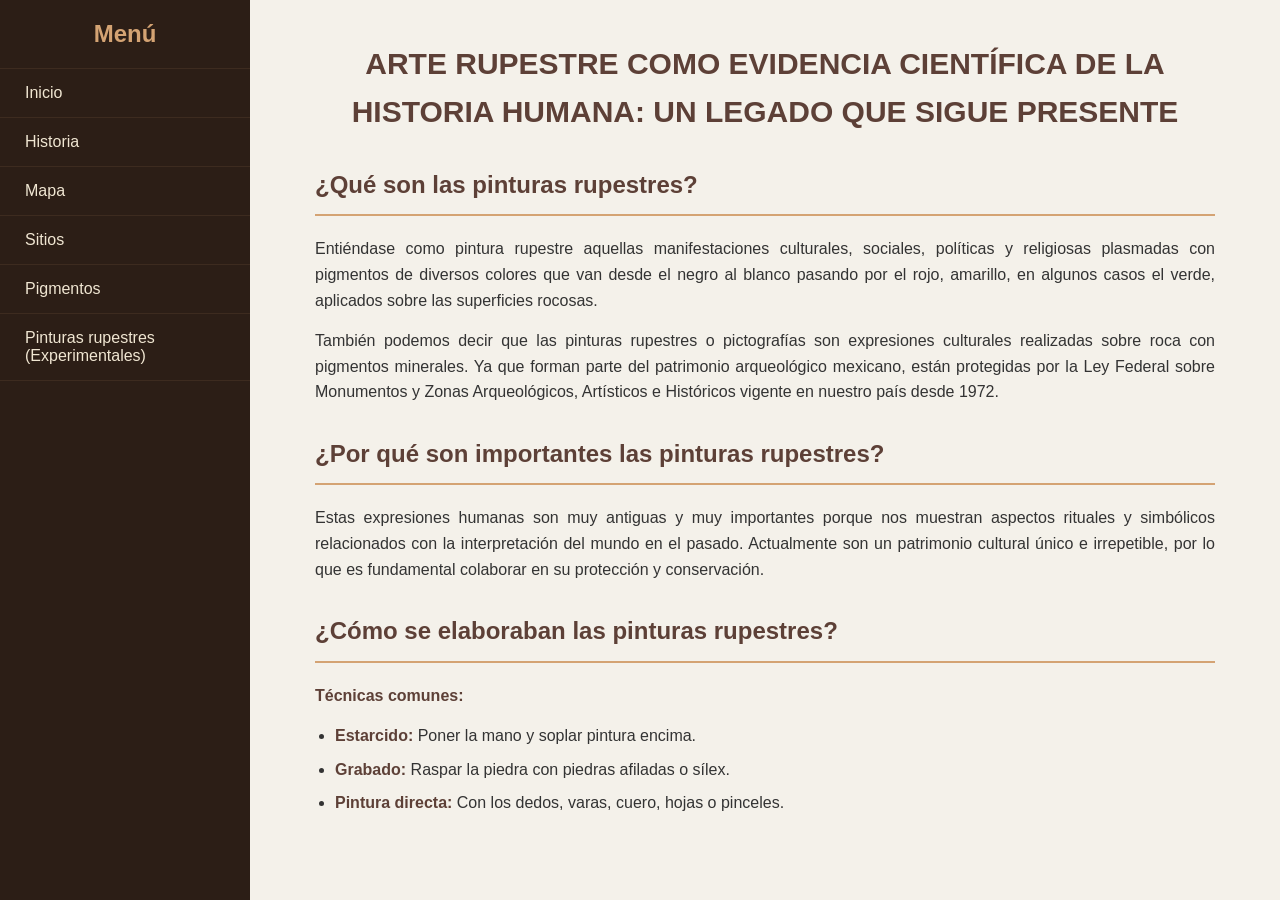
<file: index.html>
<!DOCTYPE html>
<html lang="es">
<head>
    <meta charset="UTF-8">
    <meta name="viewport" content="width=device-width, initial-scale=1.0">
    <title>Arte Rupestre - Exploración</title>
    <style>
        /* Reset General */
        * { margin: 0; padding: 0; box-sizing: border-box; font-family: 'Segoe UI', Tahoma, Geneva, Verdana, sans-serif; }
        
        body { 
            display: flex; 
            flex-direction: row; 
            background-color: #f4f1ea; 
            color: #333; 
            min-height: 100vh;
        }

        /* Menú Lateral (Escritorio) */
        nav {
            width: 250px;
            background-color: #2c1e16;
            color: white;
            position: fixed;
            height: 100vh;
            overflow-y: auto;
            z-index: 1000;
            padding-bottom: 20px;
        }

        nav h2 { text-align: center; padding: 20px 0; color: #d4a373; border-bottom: 1px solid #3d2b1f; font-size: 1.5rem; }

        /* Contenedor de links para control flexible */
        .menu-links { display: flex; flex-direction: column; }

        nav a {
            display: block;
            padding: 15px 25px;
            color: #f0e6d2;
            text-decoration: none;
            transition: 0.3s;
            border-bottom: 1px solid #3d2b1f;
        }

        nav a:hover { background-color: #de5119; color: white; }

        /* Contenedor Principal */
        main {
            margin-left: 250px; 
            padding: 40px;
            width: 100%;
            min-height: 100vh;
        }

        section { line-height: 1.6; max-width: 900px; margin: 0 auto; }

        h1 { color: #5d4037; border-bottom: 2px solid #d4a373; padding-bottom: 10px; margin-bottom: 20px; margin-top: 30px; }
        h1:first-of-type { margin-top: 10px; }
        
        strong { color: #5d4037; }
        .info-item { text-align: justify; margin-bottom: 15px; }
        
        ul { margin: 15px 0 25px 20px; }
        li { margin-bottom: 8px; list-style: disc; }

        /* --- RESPONSIVIDAD (MÓVIL) --- */
        @media (max-width: 768px) {
            body { flex-direction: column; }

            nav {
                width: 100%;
                height: auto;
                position: relative;
                padding: 10px 0;
            }

            nav h2 { padding: 10px; font-size: 1.2rem; border-bottom: none; }

            /* Menú estilo rejilla pequeño (como pediste) */
            .menu-links {
                display: grid;
                grid-template-columns: repeat(3, 1fr); /* 3 columnas */
                gap: 5px;
                padding: 0 10px;
            }

            nav a {
                display: flex;
                align-items: center;
                justify-content: center;
                text-align: center;
                padding: 8px 2px;
                font-size: 11px; /* Letra más pequeña para que quepa todo */
                border: 1px solid #4a3428;
                border-radius: 4px;
                background-color: #3d2b1f;
                height: 45px; /* Altura fija para uniformidad */
            }

            main {
                margin-left: 0;
                padding: 20px;
            }

            h1 { font-size: 1.4rem; text-align: center; }
        }
        p { color: #5d4037; padding-bottom: 10px; margin-bottom: 20px; font-size: 30px;}
    </style>
</head>
<body>

    <nav>
        <h2>Menú</h2>
        <div class="menu-links">
            <a href="index.html">Inicio</a>
            <a href="historia.html">Historia</a>
            <a href="mapa.html">Mapa</a>
            <a href="sitios.html">Sitios</a>
            <a href="pigmentos.html">Pigmentos</a>
            <a href="pinturas.html">Pinturas rupestres (Experimentales)</a>
        </div>
    </nav>

    <main>
        <section id="inicio">
            <p align="center"><b>ARTE RUPESTRE COMO EVIDENCIA CIENTÍFICA DE LA HISTORIA HUMANA: UN LEGADO QUE SIGUE PRESENTE</b></p>
            
            <h1>¿Qué son las pinturas rupestres?</h1>
            <div class="info-item">
                Entiéndase como pintura rupestre aquellas manifestaciones culturales, sociales, políticas y religiosas plasmadas con pigmentos de diversos colores que van desde el negro al blanco pasando por el rojo, amarillo, en algunos casos el verde, aplicados sobre las superficies rocosas.
            </div>

            <div class="info-item">
                También podemos decir que las pinturas rupestres o pictografías son expresiones culturales realizadas sobre roca con pigmentos minerales. Ya que forman parte del patrimonio arqueológico mexicano, están protegidas por la Ley Federal sobre Monumentos y Zonas Arqueológicos, Artísticos e Históricos vigente en nuestro país desde 1972.
            </div>

            <h1>¿Por qué son importantes las pinturas rupestres?</h1>
            <div class="info-item">
                Estas expresiones humanas son muy antiguas y muy importantes porque nos muestran aspectos rituales y simbólicos relacionados con la interpretación del mundo en el pasado. Actualmente son un patrimonio cultural único e irrepetible, por lo que es fundamental colaborar en su protección y conservación.
            </div>

            <h1>¿Cómo se elaboraban las pinturas rupestres?</h1>
            <div class="info-item"><strong>Técnicas comunes:</strong></div>
            <ul>
                <li><strong>Estarcido:</strong> Poner la mano y soplar pintura encima.</li>
                <li><strong>Grabado:</strong> Raspar la piedra con piedras afiladas o sílex.</li>
                <li><strong>Pintura directa:</strong> Con los dedos, varas, cuero, hojas o pinceles.</li>
            </ul>
        </section>
    </main>

</body>
</html>
</file>
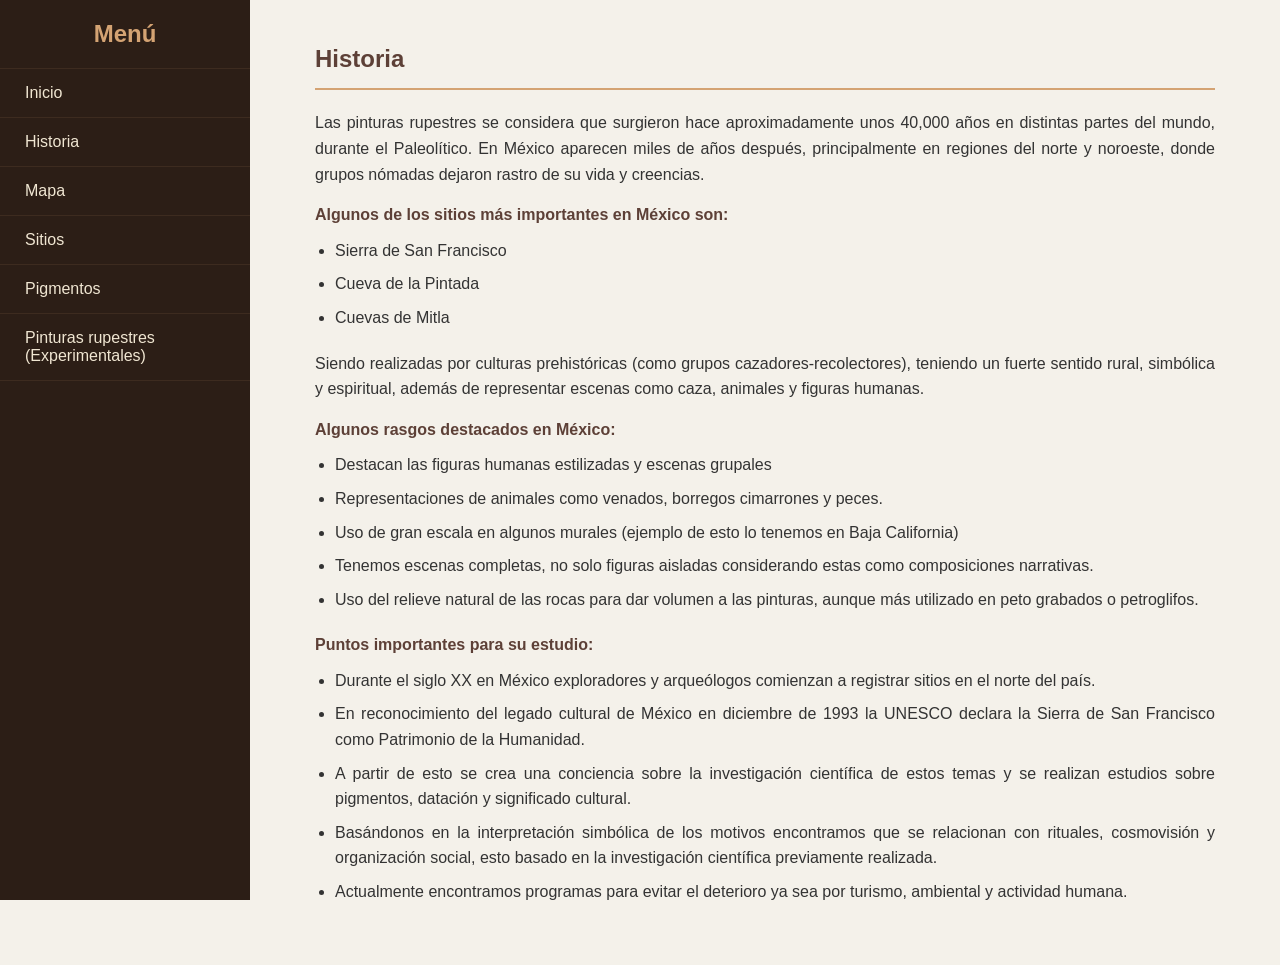
<file: historia.html>
<!DOCTYPE html>
<html lang="es">
<head>
    <meta charset="UTF-8">
    <meta name="viewport" content="width=device-width, initial-scale=1.0">
    <title>Arte Rupestre - Historia</title>
    <style>
        /* Reset General */
        * { margin: 0; padding: 0; box-sizing: border-box; font-family: 'Segoe UI', Tahoma, Geneva, Verdana, sans-serif; }
        
        body { 
            display: flex; 
            flex-direction: row; 
            background-color: #f4f1ea; 
            color: #333; 
            min-height: 100vh;
        }

        /* --- MENÚ LATERAL (Escritorio) --- */
        nav {
            width: 250px;
            background-color: #2c1e16;
            color: white;
            position: fixed;
            height: 100vh;
            overflow-y: auto;
            z-index: 1000;
        }

        nav h2 { text-align: center; padding: 20px 0; color: #d4a373; border-bottom: 1px solid #3d2b1f; }

        .menu-links { display: flex; flex-direction: column; }

        nav a {
            display: block;
            padding: 15px 25px;
            color: #f0e6d2;
            text-decoration: none;
            transition: 0.3s;
            border-bottom: 1px solid #3d2b1f;
        }

        nav a:hover { background-color: #de5119; color: white; }

        /* --- CONTENIDO PRINCIPAL --- */
        main {
            margin-left: 250px; 
            padding: 40px;
            width: 100%;
            min-height: 100vh;
        }

        section { line-height: 1.6; max-width: 900px; margin: 0 auto; }

        h1 { color: #5d4037; border-bottom: 2px solid #d4a373; padding-bottom: 10px; margin-bottom: 20px; }
        strong { color: #5d4037; display: block; margin-top: 15px; }

        .info-content { text-align: justify; }
        
        ul { margin: 10px 0 20px 20px; }
        li { margin-bottom: 8px; }

        /* --- RESPONSIVIDAD (MÓVIL) --- */
        @media (max-width: 768px) {
            body { flex-direction: column; }

            nav {
                width: 100%;
                height: auto;
                position: relative;
                padding: 10px 0;
            }

            nav h2 { padding: 5px; font-size: 1.2rem; border-bottom: none; }

            /* Menú estilo rejilla pequeño y compacto */
            .menu-links {
                display: grid;
                grid-template-columns: repeat(3, 1fr); /* 3 columnas */
                gap: 4px;
                padding: 0 8px;
            }

            nav a {
                display: flex;
                align-items: center;
                justify-content: center;
                text-align: center;
                padding: 6px 2px;
                font-size: 11px; /* Letra pequeña para que no se mueva nada */
                border: 1px solid #4a3428;
                border-radius: 4px;
                background-color: #3d2b1f;
                height: 40px; /* Altura reducida para ser más pequeño */
                border-bottom: 1px solid #4a3428;
            }

            main {
                margin-left: 0;
                padding: 20px;
            }

            h1 { font-size: 1.5rem; text-align: center; }
        }
    </style>
</head>
<body>

    <nav>
        <h2>Menú</h2>
        <div class="menu-links">
            <a href="index.html">Inicio</a>
            <a href="historia.html">Historia</a>
            <a href="mapa.html">Mapa</a>
            <a href="sitios.html">Sitios</a>
            <a href="pigmentos.html">Pigmentos</a>
            <a href="pinturas.html">Pinturas rupestres (Experimentales)</a>
        </div>
    </nav>

    <main>
        <section id="historia">
            <h1>Historia</h1>

            <div class="info-content">
                <p>Las pinturas rupestres se considera que surgieron hace aproximadamente unos 40,000 años en distintas partes del mundo, durante el Paleolítico. En México aparecen miles de años después, principalmente en regiones del norte y noroeste, donde grupos nómadas dejaron rastro de su vida y creencias.</p>

                <strong>Algunos de los sitios más importantes en México son:</strong>
                <ul>
                    <li>Sierra de San Francisco</li>
                    <li>Cueva de la Pintada</li>
                    <li>Cuevas de Mitla</li>
                </ul>

                <p>Siendo realizadas por culturas prehistóricas (como grupos cazadores-recolectores), teniendo un fuerte sentido rural, simbólica y espiritual, además de representar escenas como caza, animales y figuras humanas.</p>

                <strong>Algunos rasgos destacados en México:</strong>
                <ul>
                    <li>Destacan las figuras humanas estilizadas y escenas grupales</li>
                    <li>Representaciones de animales como venados, borregos cimarrones y peces.</li>
                    <li>Uso de gran escala en algunos murales (ejemplo de esto lo tenemos en Baja California)</li>
                    <li> Tenemos escenas completas, no solo figuras aisladas considerando estas como composiciones narrativas.</li>
                    <li>Uso del relieve natural de las rocas para dar volumen a las pinturas, aunque más utilizado en peto grabados o petroglifos.</li>
                </ul>

                <strong>Puntos importantes para su estudio:</strong>
                <ul>
                    <li>Durante el siglo XX en México exploradores y arqueólogos comienzan a registrar sitios en el norte del país.</li>
                    <li>En reconocimiento del legado cultural de México en diciembre de 1993 la UNESCO declara la 
                        Sierra de San Francisco como Patrimonio de la Humanidad.</li>
                    <li>A partir de esto se crea una conciencia sobre la investigación científica de estos temas y se realizan estudios sobre pigmentos,
                         datación y significado cultural.</li>
                    <li>Basándonos en la interpretación simbólica de los motivos encontramos que se relacionan con rituales, cosmovisión y organización social, esto basado en la investigación 
    científica previamente realizada.</li>
                    <li>Actualmente encontramos programas para evitar el deterioro ya sea por turismo, ambiental y actividad humana.</li>
                </ul>
            </div>
        </section>
    </main>

</body>
</html>
</file>
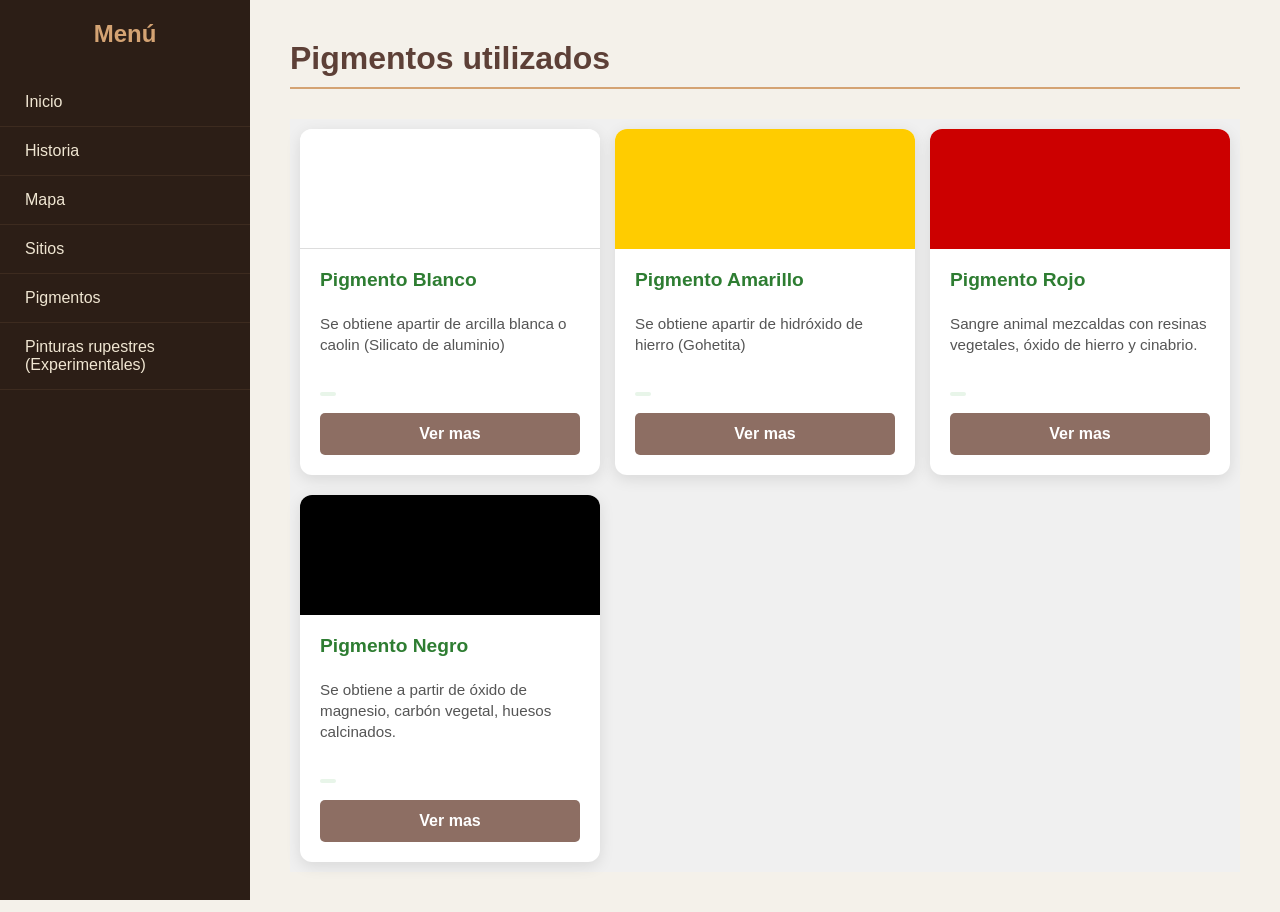
<file: pigmentos.html>
<!DOCTYPE html>
<html lang="es">
<head>
    <meta charset="UTF-8">
    <meta name="viewport" content="width=device-width, initial-scale=1.0">
    <title>Arte Rupestre - Exploración</title>
    <style>
        /* Reset General */
        * { margin: 0; padding: 0; box-sizing: border-box; font-family: 'Segoe UI', Tahoma, Geneva, Verdana, sans-serif; }
        
        body { background-color: #f4f1ea; color: #333; display: flex; min-height: 100vh; }

        /* Menú Lateral (Escritorio) */
        nav {
            width: 250px;
            height: 100vh;
            background-color: #2c1e16;
            color: white;
            position: fixed;
            left: 0;
            top: 0;
            padding: 20px 0;
            z-index: 1000;
            overflow-y: auto;
        }

        nav h2 { text-align: center; margin-bottom: 30px; color: #d4a373; font-size: 1.5rem; }

        /* Contenedor de enlaces del menú */
        .menu-links { display: flex; flex-direction: column; }

        nav a {
            display: block;
            padding: 15px 25px;
            color: #f0e6d2;
            text-decoration: none;
            transition: 0.3s;
            border-bottom: 1px solid #3d2b1f;
        }

        nav a:hover { background-color: #de5119; color: white; }

        /* Contenedor Principal */
        main {
            margin-left: 250px; 
            padding: 40px;
            width: calc(100% - 250px);
            min-height: 100vh;
        }

        h1 { color: #5d4037; border-bottom: 2px solid #d4a373; padding-bottom: 10px; margin-bottom: 30px; }

        /* Sistema de Tarjetas */
        .fila-tarjetas {
            display: grid;
            grid-template-columns: repeat(auto-fill, minmax(280px, 1fr));
            gap: 25px;
        }

        .card {
            background: white;
            border-radius: 12px;
            box-shadow: 0 4px 15px rgba(0,0,0,0.1);
            overflow: hidden;
            display: flex;
            flex-direction: column;
        }

        .imagen-color { height: 120px; width: 100%; }
        .bg-blanco { background-color: #ffffff; border-bottom: 1px solid #ddd; }
        .bg-amarillo { background-color: #ffcc00; }
        .bg-rojo { background-color: #cc0000; }
        .bg-negro { background-color: #000000; }

        .content { padding: 20px; flex-grow: 1; display: flex; flex-direction: column; }
        .title { font-size: 1.2em; font-weight: bold; margin-bottom: 10px; color: #2e7d32; }
        .info-item { font-size: 0.95em; line-height: 1.4; color: #2e7d32;; margin-bottom: 15px; flex-grow: 1; }

        .sitio-item { 
            background: #8d6e63; 
            color: white; 
            padding: 12px; 
            border-radius: 5px; 
            text-align: center; 
            cursor: pointer;
            transition: 0.3s;
            font-weight: bold;
        }
        .sitio-item:hover { background-color: #de5119; }

        /* Modales */
        .modal {
            display: none;
            position: fixed;
            z-index: 2000;
            left: 0;
            top: 0;
            width: 100%;
            height: 100%;
            background-color: rgba(0,0,0,0.7);
            backdrop-filter: blur(4px);
        }

        .modal-contenido {
            background-color: white;
            margin: 15% auto;
            padding: 30px;
            border-radius: 15px;
            width: 85%;
            max-width: 450px;
            text-align: center;
            position: relative;
        }

 .moda2 {
            display: none; /* Oculto por defecto */
            position: fixed;
            z-index: 1;
            left: 0;
            top: 0;
            width: 100%;
            height: 100%;
            background-color: rgba(0,0,0,0.5); /* Fondo oscuro transparente */
        }

        /* Contenedor de la ventanita */
        .moda2-contenido {
            background-color: white;
            margin: 15% auto;
            padding: 20px;
            border-radius: 10px;
            width: 600px;
            text-align: center;
            box-shadow: 0 5px 15px rgba(0,0,0,0.3);
            position: relative;
        }

         .moda3 {
            display: none; /* Oculto por defecto */
            position: fixed;
            z-index: 1;
            left: 0;
            top: 0;
            width: 100%;
            height: 100%;
            background-color: rgba(0,0,0,0.5); /* Fondo oscuro transparente */
        }

        /* Contenedor de la ventanita */
        .moda3-contenido {
            background-color: white;
            margin: 15% auto;
            padding: 20px;
            border-radius: 10px;
            width: 600px;
            text-align: center;
            box-shadow: 0 5px 15px rgba(0,0,0,0.3);
            position: relative;
        }

         .moda4 {
            display: none; /* Oculto por defecto */
            position: fixed;
            z-index: 1;
            left: 0;
            top: 0;
            width: 100%;
            height: 100%;
            background-color: rgba(0,0,0,0.5); /* Fondo oscuro transparente */
        }

        /* Contenedor de la ventanita */
        .moda4-contenido {
            background-color: white;
            margin: 15% auto;
            padding: 20px;
            border-radius: 10px;
            width: 600px;
            text-align: center;
            box-shadow: 0 5px 15px rgba(0,0,0,0.3);
            position: relative;
        }

 .cerrar {
            position: absolute;
            top: 10px;
            right: 15px;
            font-size: 20px;
            cursor: pointer;
        }

h2 { color: #2e7d32; }
        .info-item { margin: 10px 0; font-family: sans-serif; }

.fila-tarjetas {
            
            flex-direction: row; /* Las pone en fila */
         /* Izquierda, Centro y Derecha */
            align-items: flex-start; /* Alineación vertical arriba */
            gap: 15px; /* Espacio opcional entre tarjetas */
            padding: 10px;
            background-color: #f0f0f0;
            
        }



     .info-item {
            margin-bottom: 12px;
            font-size: 0.95em;
            line-height: 1.4;
            color: #555;
        }

        .label {
            font-weight: 700;
            color: #333;
            display: block;
            margin-bottom: 2px;
        }

        .status-badge {
            display: inline-block;
            background-color: #e8f5e9;
            color: #2e7d32;
            padding: 2px 8px;
            border-radius: 4px;
            font-weight: bold;
            font-size: 0.85em;
        }

        /* --- RESPONSIVE / MÓVIL --- */

        @media (max-width: 768px) {
            body { flex-direction: column; }

            nav {
                width: 100%;
                height: auto;
                position: relative; /* Se queda arriba, no estorba al scroll */
                padding: 15px;
            }

            nav h2 { margin-bottom: 15px; }

            /* Menú estilo botones en cuadrícula (como tu imagen) */
            .menu-links {
                display: grid;
                grid-template-columns: repeat(3, 1fr); /* 3 columnas */
                gap: 8px;
                padding: 0 10px;
            }

            nav a {
                border: 1px solid #4a3428;
                border-radius: 6px;
                padding: 12px 5px;
                font-size: 0.85rem;
                text-align: center;
                background-color: #3d2b1f;
            }

            main {
                margin-left: 0;
                width: 100%;
                padding: 20px;
            }

            h1 { font-size: 1.4rem; text-align: center; }

            .fila-tarjetas {
                grid-template-columns: 1fr; /* Una tarjeta por fila en celular */
            }
        }
        
    </style>
</head>
<body>

    <nav>
        <h2>Menú</h2>
        <div class="menu-links">
            <a href="index.html">Inicio</a>
            <a href="historia.html">Historia</a>
            <a href="mapa.html">Mapa</a>
            <a href="sitios.html">Sitios</a>
            <a href="pigmentos.html">Pigmentos</a>
            <a href="pinturas.html">Pinturas rupestres (Experimentales)</a>
        </div>
    </nav>

    <main>
        <h1>Pigmentos utilizados</h1>
        
        <div class="fila-tarjetas">
    
    <!-- Tarjeta a la Izquierda -->
    <div class="card">
        <!-- Imagen de la Sierra -->
       <div class="imagen-color bg-blanco"></div>
    
    <div class="content">
        <div class="location-header">
            <!-- Icono de ubicación SVG -->
            
                <path d="M12 2C8.13 2 5 5.13 5 9c0 5.25 7 13 7 13s7-7.75 7-13c0-3.87-3.13-7-7-7zm0 9.5c-1.38 0-2.5-1.12-2.5-2.5s1.12-2.5 2.5-2.5 2.5 1.12 2.5 2.5-1.12 2.5-2.5 2.5z"/>
            </svg>
            <h2 class="title">Pigmento Blanco</h2>
        </div>

        <div class="info-item">
            <span class="label"></span>
            Se obtiene apartir de arcilla blanca 
            o caolin (Silicato de aluminio)
            
        </div>

        <div class="info-item">
            <span class="label"></span>
            <span class="status-badge"></span>
            
        </div>

        <div class="grid-sitios">
                <div class="sitio-item" onclick="abrirModal()">Ver mas</div>
    

    <div id="miModal" class="modal">
        <div class="modal-contenido">
            <span class="cerrar" onclick="cerrarModal()">&times;</span>
            <h2>Pigmento Blanco</h2>
            <div class="info-item"><strong>Definicion:</strong> El pigmento blanco se obtenia principalmente de fuentes minerales neturales, siendo el carbonato 
            de calcio (tiza), el yeso, la arcilla de caolín y el polvo de conchas quemadas los mas comunes. Estos pigmentos inorganicos, al no degradarse facilmente, han
        permitido que las pinturas rupestres perduren miles de años</div>
           
        </div>
    </div>
   
    <script>
        function abrirModal() {
            document.getElementById("miModal").style.display = "block";
        }

        function cerrarModal() {
            document.getElementById("miModal").style.display = "none";
        }

        // Cerrar si el usuario hace clic fuera de la ventanita
        window.onclick = function(event) {
            let modal = document.getElementById("miModal");
            if (event.target == modal) {
                modal.style.display = "none";
            }
        }
        

    </script>
    </div> 
</div>
    </div>

    <!-- Tarjeta al Centro -->
    <div class="card">
       <!-- Imagen de la Sierra -->
   <div class="imagen-color bg-amarillo"></div>
    
    <div class="content">
        <div class="location-header">
            <!-- Icono de ubicación SVG -->
            
            </svg>
            <h2 class="title">Pigmento Amarillo</h2>
        </div>

        <div class="info-item">
            <span class="label"></span>
            Se obtiene apartir de hidróxido de hierro (Gohetita)
          
        </div>

        <div class="info-item">
            <span class="label"></span>
            <span class="status-badge"></span>
            
        </div>

        <div class="grid-sitios">
                <div class="sitio-item" onclick="abrirModa2()">Ver mas</div>
    

    <div id="miModa2" class="moda2">
        <div class="modal-contenido">
            <span class="cerrar" onclick="cerrarModa2()">&times;</span>
            <h2>Pigmento Amarillo</h2>
            <div class="info-item"><strong>Definicion:</strong> El pigmento amarillo rupestre principal es el ocre amarillo, un mineral natural rico en oxidos de hierro
            hidratados, principalmente limonita y gohetita. Utilizado desde hace al menos 35,000 años, este pigmento terroso era molido y mezclado con aglutinantes organicos para crear pinturas rupestres duraderas
        y resistentes a la interperie. Aplicado directamente sobre roca para representar figuras, escenas de caza o rituales. 
    Extremadamente solido y resistente a los rayos UV, lo que explica su conservacion milenaria.</div>
        </div>
    </div>
   
    <script>
        function abrirModa2() {
            document.getElementById("miModa2").style.display = "block";
        }

        function cerrarModa2() {
            document.getElementById("miModa2").style.display = "none";
        }

        // Cerrar si el usuario hace clic fuera de la ventanita
        window.onclick = function(event) {
            let moda2 = document.getElementById("miModa2");
            if (event.target == moda2) {
                moda2.style.display = "none";
            }
        }
        

    </script>
    </div> 
</div>
    </div>

    <!-- Tarjeta a la Derecha -->
    <div class="card">
      <!-- Imagen de la Sierra -->
     <div class="imagen-color bg-rojo"></div>
    
    <div class="content">
        <div class="location-header">
            <!-- Icono de ubicación SVG -->
            
            </svg>
            <h2 class="title">Pigmento Rojo </h2>
        </div>

        <div class="info-item">
            <span class="label"></span>
               Sangre animal mezcaldas con resinas vegetales, óxido de hierro y cinabrio.
               
        </div>

        <div class="info-item">
            <span class="label"></span>
            <span class="status-badge"></span>
            
        </div>

        <div class="grid-sitios">
                <div class="sitio-item" onclick="abrirModa3()">Ver mas</div>
    

    <div id="miModa3" class="moda3">
        <div class="modal-contenido">
            <span class="cerrar" onclick="cerrarModa3()">&times;</span>
            <h2>Pigmento Rojo</h2>
            <div class="info-item"><strong>Definicion:</strong> El pigmento rojo rupestre mas utilizado desde el Paleolitico derivado principalmente del mineral oxido de hierro.
            Este pigmento natural, duradero y terroso, se econtraba facilmente y se aplicaba para pintura corporal y arte mural, simbolizando vida y sangre. Las muestras de pintura roja en Cuevassuelen estar compuestas
        por hematites, junto con otros minerales como barita y cuarzo. Aunque el ocre es el principal, en contextos mas recientes se usaron otros pigmentos, como 
    la cochinilla en America (rojo mexicano). </div>
            
        </div>
    </div>
   
    <script>
        function abrirModa3() {
            document.getElementById("miModa3").style.display = "block";
        }

        function cerrarModa3() {
            document.getElementById("miModa3").style.display = "none";
        }

        // Cerrar si el usuario hace clic fuera de la ventanita
        window.onclick = function(event) {
            let moda3 = document.getElementById("miModa3");
            if (event.target == moda3) {
                moda3.style.display = "none";
            }
        }
        

    </script>
    </div> 
</div>
    </div>

   
    
</div>
    
<div class="fila-tarjetas">
    
    <!-- Tarjeta a la Izquierda -->
    <div class="card">
        <!-- Imagen de la Sierra -->
     <div class="imagen-color bg-negro"></div>
    
    <div class="content">
        <div class="location-header">
            <!-- Icono de ubicación SVG -->
            
            </svg>
            <h2 class="title">Pigmento Negro</h2>
        </div>

        <div class="info-item">
            <span class="label"></span>
               Se obtiene a partir de óxido de magnesio, carbón vegetal, huesos calcinados. 
        </div>

        <div class="info-item">
            <span class="label"></span>
            <span class="status-badge"></span>
           
        </div>

        <div class="grid-sitios">
                <div class="sitio-item" onclick="abrirModa4()">Ver mas</div>
    

    <div id="miModa4" class="moda4">
        <div class="modal-contenido">
            <span class="cerrar" onclick="cerrarModa4()">&times;</span>
            <h2>Pigmento Negro</h2>
            <div class="info-item"><strong>Definicion:</strong> El pigmento negro se obtenia principalmente de fuentes organicas como el carbon vegetal (madera quemada), 
            el, hollín y el negro de huesos, o de fuentes minerales como el óxido de manganeso (pilorusita). Los pigmentos negros de carbono permiten a los arqueologos utilizar
        pruebas de carbono 14 para conocer la edad de las pinturas. Se utilizaba para trazar contornos, figuras y patrones geometricos. En algunas culturas prehispanicas, el color 
    negro se ha asociado con la representacion de ancestros. </div>
            
        </div>
    </div>
   
    <script>
        function abrirModa4() {
            document.getElementById("miModa4").style.display = "block";
        }

        function cerrarModa4() {
            document.getElementById("miModa4").style.display = "none";
        }

        // Cerrar si el usuario hace clic fuera de la ventanita
        window.onclick = function(event) {
            let moda4 = document.getElementById("miModa4");
            if (event.target == moda4) {
                moda4.style.display = "none";
            }
        }
        

    </script>
    </div> 
</div>

    </div>
    
      
</div>
    
    
    </div>
</body>
</html>
</file>
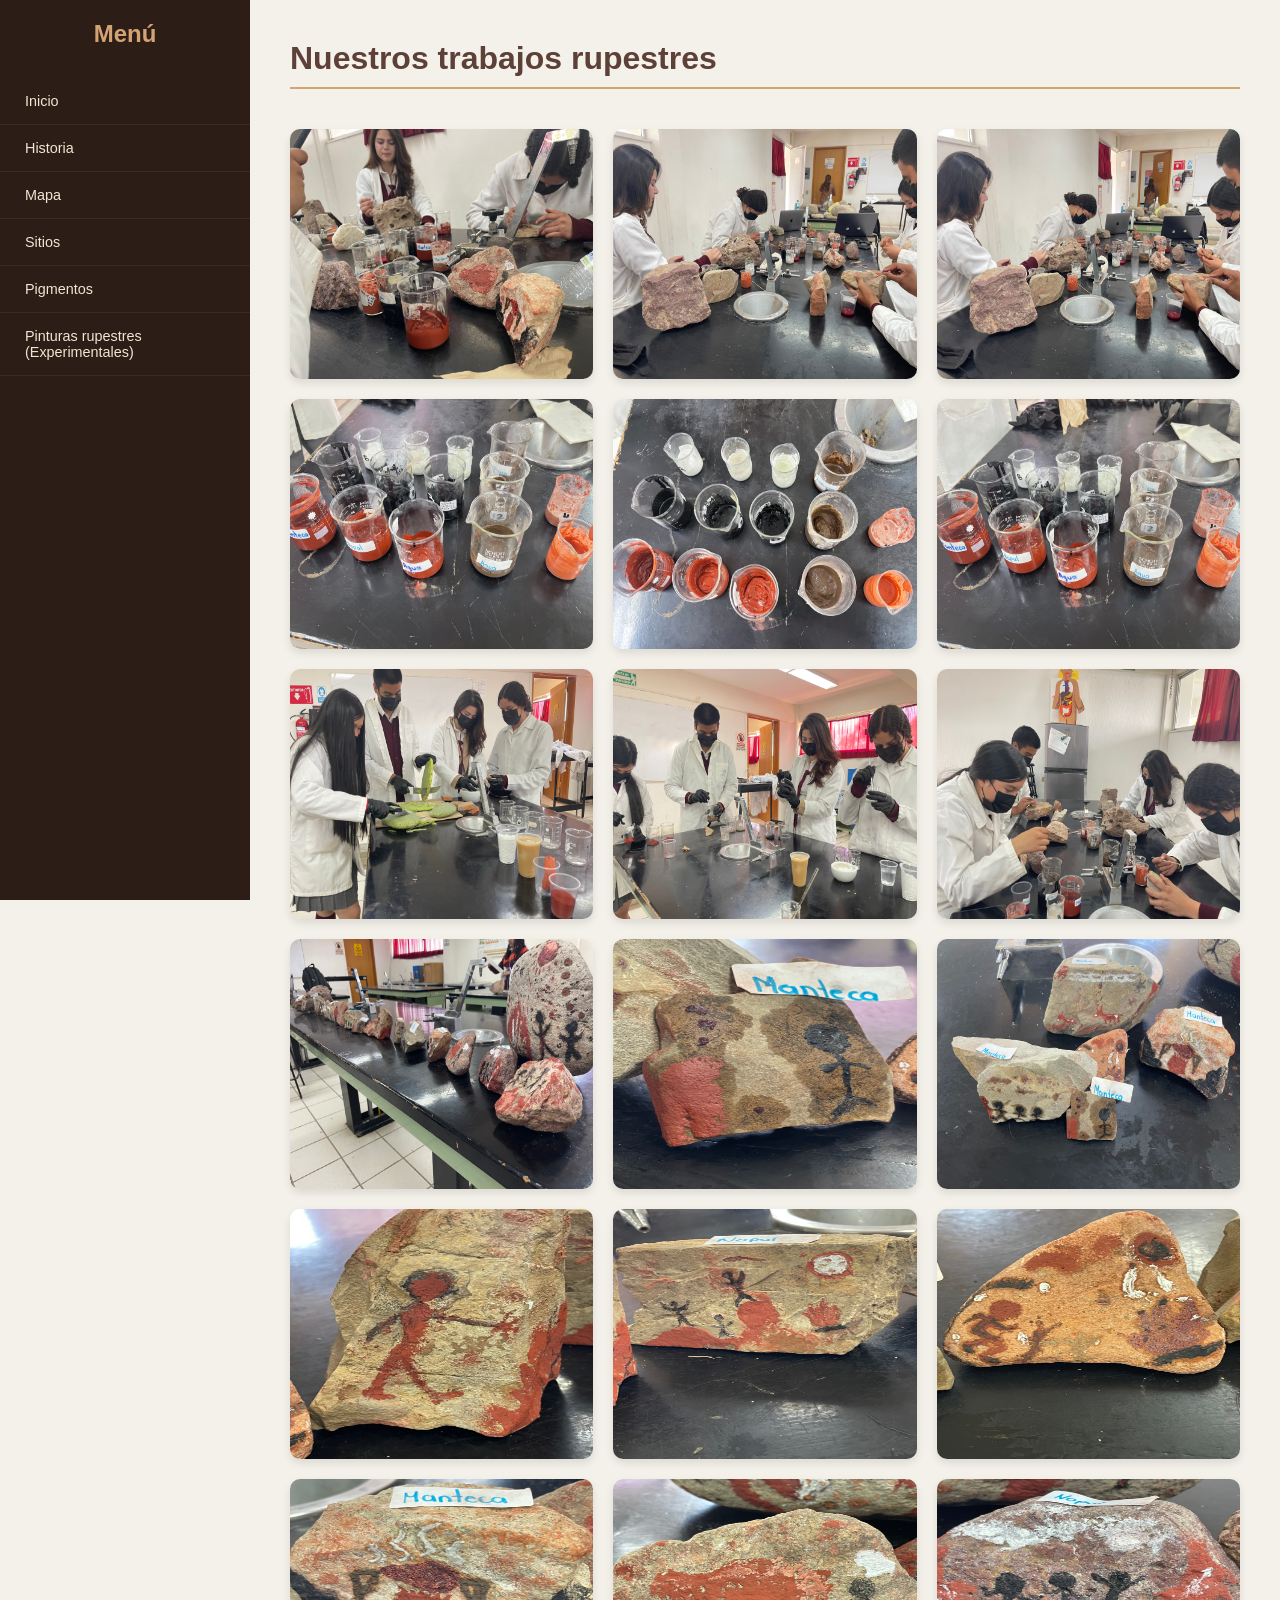
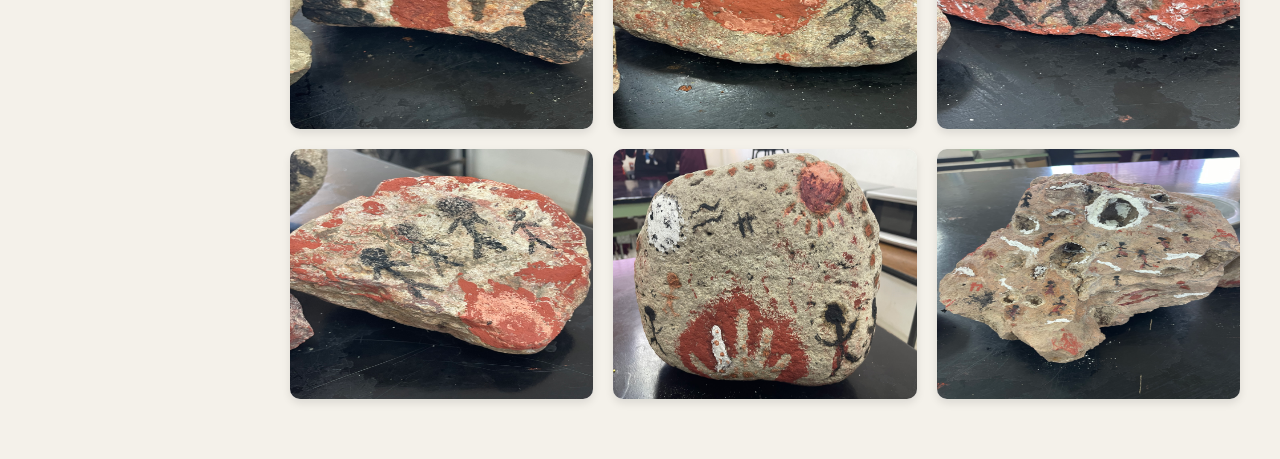
<file: pinturas.html>
<!DOCTYPE html>
<html lang="es">
<head>
    <meta charset="UTF-8">
    <meta name="viewport" content="width=device-width, initial-scale=1.0">
    <title>Arte Rupestre - Exploración</title>
    <style>
        /* Estilos Base */
        * { margin: 0; padding: 0; box-sizing: border-box; font-family: 'Segoe UI', Tahoma, Geneva, Verdana, sans-serif; }
        
        body { display: flex; flex-direction: row; background-color: #f4f1ea; color: #333; min-height: 100vh; }

        /* Menú Lateral (Escritorio) */
        nav {
            width: 250px;
            height: 100vh;
            background-color: #2c1e16;
            color: white;
            position: fixed;
            padding-top: 20px;
            z-index: 100;
            overflow-y: auto;
        }

        nav h2 { text-align: center; margin-bottom: 30px; color: #d4a373; font-size: 1.5rem; }

        /* Contenedor de enlaces para control flex/grid */
        .nav-links {
            display: flex;
            flex-direction: column;
        }

        nav a {
            display: block;
            padding: 15px 25px;
            color: #f0e6d2;
            text-decoration: none;
            transition: 0.3s;
            border-bottom: 1px solid #3d2b1f;
            font-size: 0.9rem;
        }

        nav a:hover { background-color: #de5119; color: #2c1e16; }

        /* Contenedor Principal */
        main {
            margin-left: 250px;
            padding: 40px;
            width: 100%;
            transition: margin 0.3s ease;
        }

        h1 { color: #5d4037; border-bottom: 2px solid #d4a373; padding-bottom: 10px; margin-bottom: 20px; }

        /* Álbum de Fotos Responsivo */
        .album-container {
            display: grid;
            grid-template-columns: repeat(auto-fit, minmax(280px, 1fr));
            gap: 20px;
            padding: 10px 0;
        }

        .foto {
            overflow: hidden;
            border-radius: 10px;
            box-shadow: 0 4px 8px rgba(0,0,0,0.1);
            background: #fff;
        }

        .foto img {
            width: 100%;
            height: 250px;
            
            display: block;
            transition: transform 0.3s ease;
        }

        .foto img:hover { transform: scale(1.05); }

        /* --- RESPONSIVIDAD (Móvil) --- */
        @media (max-width: 768px) {
            body { flex-direction: column; }

            nav {
                width: 100%;
                height: auto;
                position: relative; /* Ya no es fijo a la izquierda */
                padding: 15px 10px;
            }

            nav h2 { margin-bottom: 15px; font-size: 1.2rem; }

            /* Grid de 3 arriba y 2 abajo */
            .nav-links {
                display: grid;
                grid-template-columns: repeat(3, 1fr); /* 3 columnas */
                gap: 5px;
            }

            /* Los últimos 2 botones ocuparán espacio para que parezcan centrados o alineados */
            nav a {
                padding: 10px 5px;
                text-align: center;
                border: 1px solid #3d2b1f;
                font-size: 0.75rem;
                border-radius: 4px;
            }

            /* Hacer que los últimos dos elementos se ajusten (opcional: puedes dejarlos en grid de 3) */
            nav a:nth-child(4), nav a:nth-child(5), nav a:nth-child(6) {
                /* Esto los mantiene en el flujo del grid */
            }

            main {
                margin-left: 0; /* Quitamos el margen lateral */
                padding: 20px;
            }

            .album-container {
                grid-template-columns: repeat(auto-fit, minmax(100%, 1fr));
            }
        }
    </style>
</head>
<body>

    <nav>
        <h2>Menú</h2>
        <div class="nav-links">
            <a href="index.html">Inicio</a>
            <a href="historia.html">Historia</a>
            <a href="mapa.html">Mapa</a>
            <a href="sitios.html">Sitios</a>
            <a href="pigmentos.html">Pigmentos</a>
            <a href="pinturas.html">Pinturas rupestres (Experimentales)</a>
        </div>
    </nav>

    <main>
        <h1>Nuestros trabajos rupestres</h1>
        
        <div class="album-container">
            
   <div class="album-container">
  <div class="foto">
    <img src="img1290.jpg" alt="Descripción 1">
  </div>
  <div class="foto">
    <img src="img1293.jpg" alt="Descripción 2">
  </div>
  <div class="foto">
    <img src="img1294.jpg" alt="Descripción 3">
  </div>
  <div class="foto">
    <img src="img1281.jpg" alt="Descripción 4">
  </div>
  <div class="foto">
    <img src="img1282.jpg" alt="Descripción 5">
  </div>
  <div class="foto">
    <img src="img1283.jpg" alt="Descripción 6">
  </div>
   <div class="foto">
    <img src="img1270.jpg" alt="Descripción 1">
  </div>
  <div class="foto">
    <img src="img1279.jpg" alt="Descripción 2">
  </div>
  <div class="foto">
    <img src="img1287.jpg" alt="Descripción 3">
  </div>
  <div class="foto">
    <img src="img1303.jpg" alt="Descripción 4">
  </div>
  <div class="foto">
    <img src="img1319.jpg" alt="Descripción 5">
  </div>
  <div class="foto">
    <img src="img1332.jpg" alt="Descripción 6">
  </div>
  <div class="foto">
    <img src="img1321.jpg" alt="Descripción 4">
  </div>
  <div class="foto">
    <img src="img1322.jpg" alt="Descripción 5">
  </div>
  <div class="foto">
    <img src="img1320.jpg" alt="Descripción 6">
  </div>
  <div class="foto">
    <img src="img1324.jpg" alt="Descripción 4">
  </div>
  <div class="foto">
    <img src="img1325.jpg" alt="Descripción 5">
  </div>
  <div class="foto">
    <img src="img1326.jpg" alt="Descripción 6">
  </div>
  <div class="foto">
    <img src="img1327.jpg" alt="Descripción 4">
  </div>
  <div class="foto">
    <img src="img1329.jpg" alt="Descripción 5">
  </div>
  <div class="foto">
    <img src="img1317.jpg" alt="Descripción 6">
  </div>
</div>

        </div>
    </main>

</body>
</html>
</file>
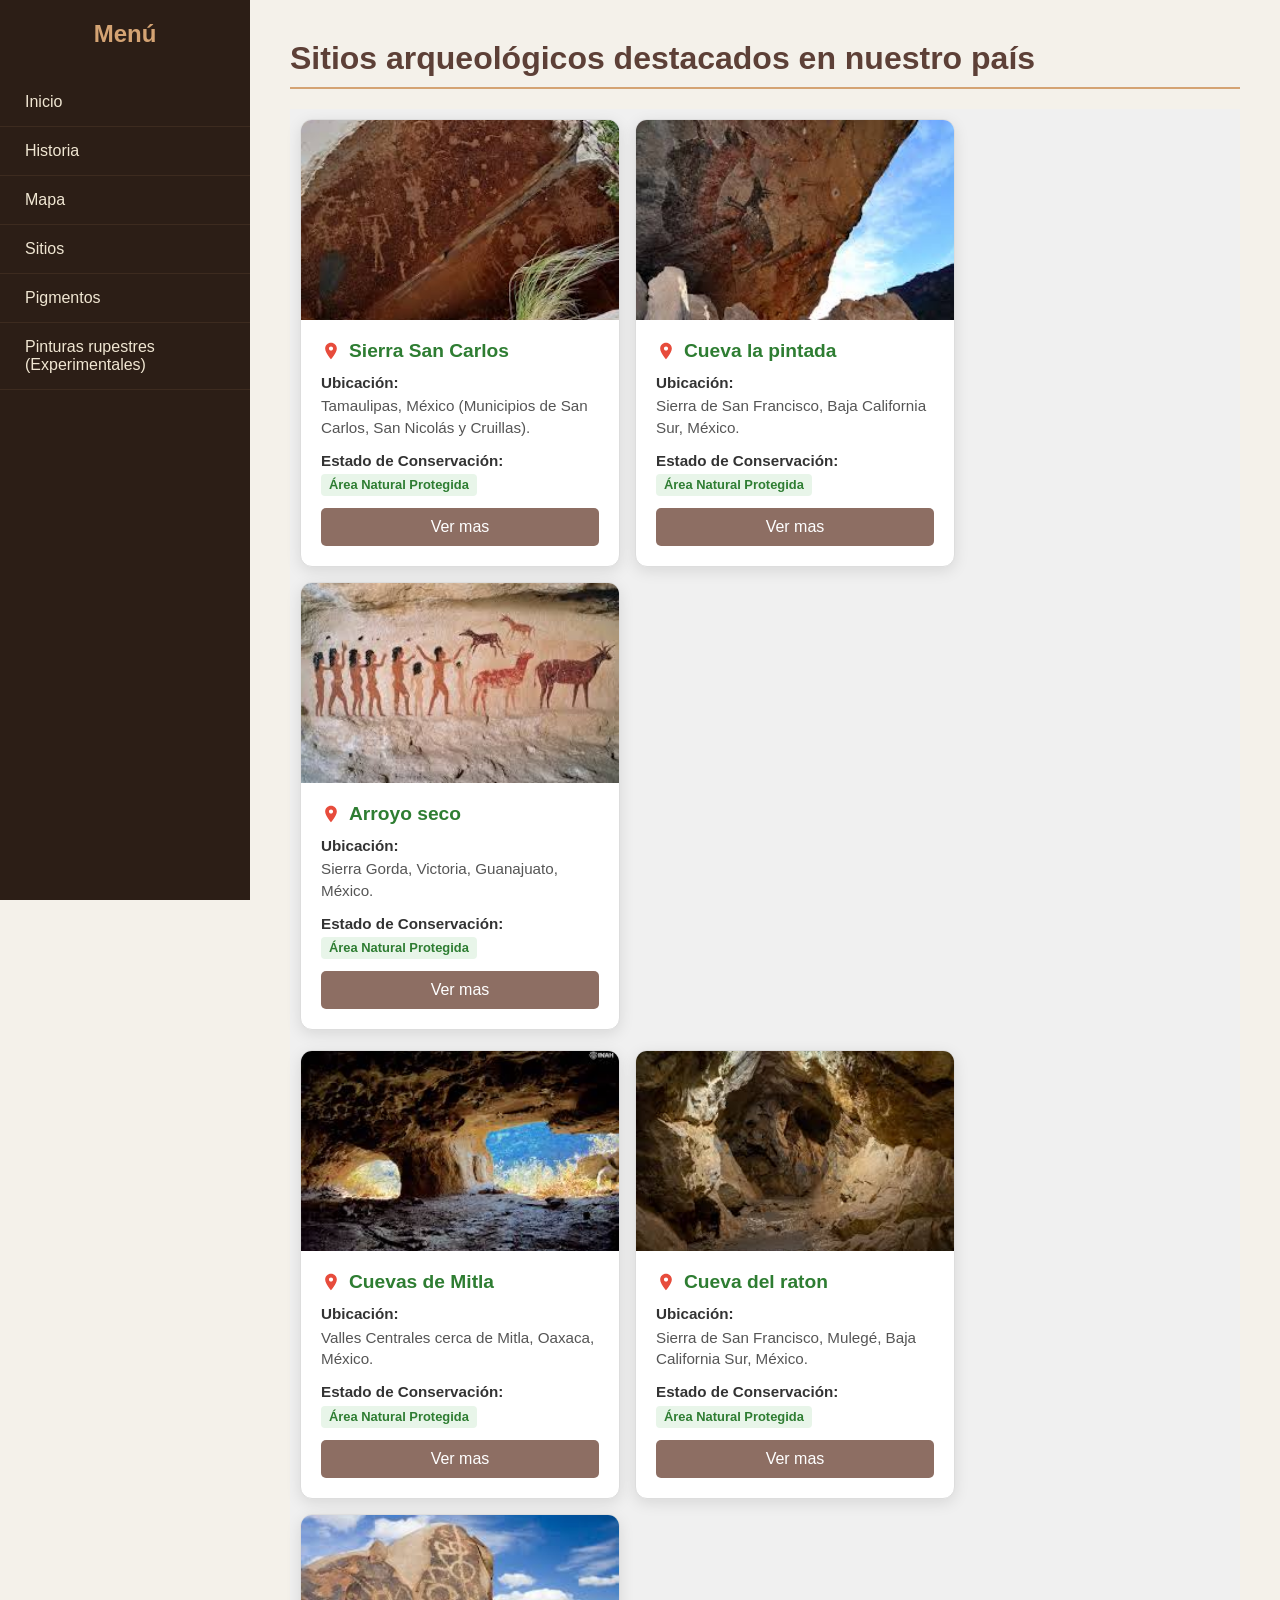
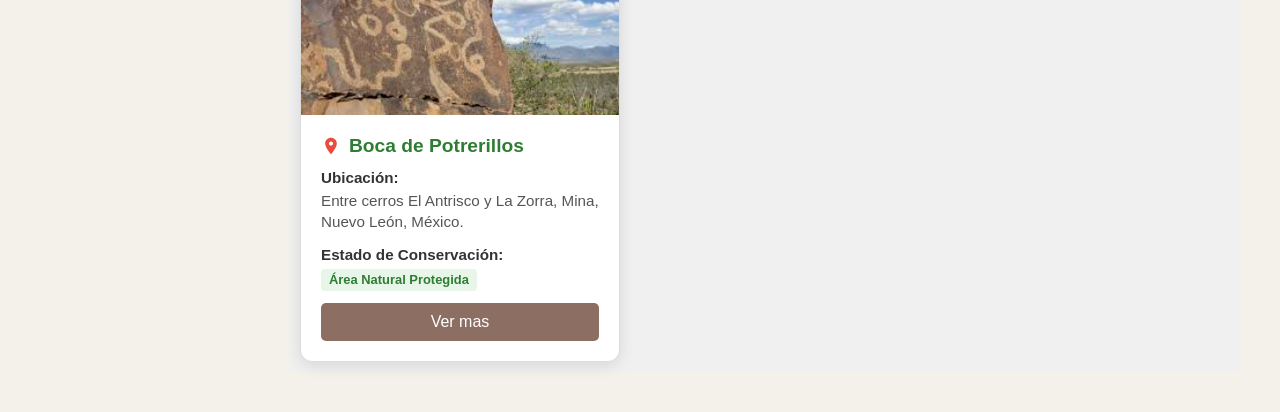
<file: sitios.html>
<!DOCTYPE html>
<html lang="es">
<head>
    <meta charset="UTF-8">
    <meta name="viewport" content="width=device-width, initial-scale=1.0">
    <title>Arte Rupestre - Exploración</title>
    <style>
        /* Estilos Base */
        * { margin: 0; padding: 0; box-sizing: border-box; font-family: 'Segoe UI', Tahoma, Geneva, Verdana, sans-serif; }
        
        body { background-color: #f4f1ea; color: #333; display: flex; flex-direction: column; }

        /* Menú Lateral (Escritorio) */
        nav {
            width: 250px;
            height: 100vh;
            background-color: #2c1e16;
            color: white;
            position: fixed;
            padding-top: 20px;
            overflow-y: auto;
            z-index: 100;
        }

        nav h2 { text-align: center; margin-bottom: 30px; color: #d4a373; }

        nav a {
            display: block;
            padding: 15px 25px;
            color: #f0e6d2;
            text-decoration: none;
            transition: 0.3s;
            border-bottom: 1px solid #3d2b1f;
        }

        nav a:hover { background-color: #de5119; color: #2c1e16; }

        /* Contenedor Principal */
        main {
            margin-left: 250px;
            padding: 40px;
            width: calc(100% - 250px);
        }

        h1 { color: #5d4037; border-bottom: 2px solid #d4a373; padding-bottom: 10px; margin-bottom: 20px; }

        /* Grid de Tarjetas */
        .fila-tarjetas {
            display: flex;
            flex-wrap: wrap; /* Permite que bajen si no caben */
            gap: 20px;
            justify-content: flex-start;
        }

        .card {
            width: 320px;
            background: white;
            border-radius: 12px;
            box-shadow: 0 4px 15px rgba(0,0,0,0.1);
            overflow: hidden;
            border: 1px solid #ddd;
            display: flex;
            flex-direction: column;
        }

        .card img { width: 100%; height: 200px; object-fit: cover; }

        .content { padding: 20px; flex-grow: 1;  }

        .location-header { display: flex; align-items: center; margin-bottom: 10px; color: #2c3e50; }

        .icon { margin-right: 8px; fill: #e74c3c; }

        .title { font-size: 1.2em; font-weight: bold; margin: 0;  }

        .info-item { margin-bottom: 12px; font-size: 0.9em; line-height: 1.4; color: #555;  }

        .label { font-weight: 700; color: #333; display: block; }

        .status-badge {
            display: inline-block;
            background-color: #e8f5e9;
            color: #2e7d32;
            padding: 2px 8px;
            border-radius: 4px;
            font-weight: bold;
            font-size: 0.8em;
        }

        .sitio-item {
            background: #8d6e63;
            color: white;
            padding: 10px;
            border-radius: 5px;
            text-align: center;
            cursor: pointer;
            margin-top: auto;
        }

        .sitio-item:hover { background-color: #de5119; }

        /* Modales */
        .modal, .moda2, .moda3, .moda4, .moda5, .moda6 {
            display: none;
            position: fixed;
            z-index: 1000;
            left: 0; top: 0; width: 100%; height: 100%;
            background-color: rgba(0,0,0,0.7);
        }

        .modal-contenido {
            background-color: white;
            margin: 10% auto;
            padding: 20px;
            border-radius: 10px;
            width: 90%;
            max-width: 500px;
            position: relative;
        }


         .moda2 {
            display: none; /* Oculto por defecto */
            position: fixed;
            z-index: 1;
            left: 0;
            top: 0;
            width: 100%;
            height: 100%;
            background-color: rgba(0,0,0,0.5); /* Fondo oscuro transparente */
        }

        /* Contenedor de la ventanita */
        .moda2-contenido {
            background-color: white;
            margin: 15% auto;
            padding: 20px;
            border-radius: 10px;
            width: 600px;
            text-align: center;
            box-shadow: 0 5px 15px rgba(0,0,0,0.3);
            position: relative;
        }

         .moda3 {
            display: none; /* Oculto por defecto */
            position: fixed;
            z-index: 1;
            left: 0;
            top: 0;
            width: 100%;
            height: 100%;
            background-color: rgba(0,0,0,0.5); /* Fondo oscuro transparente */
        }

        /* Contenedor de la ventanita */
        .moda3-contenido {
            background-color: white;
            margin: 15% auto;
            padding: 20px;
            border-radius: 10px;
            width: 600px;
            text-align: center;
            box-shadow: 0 5px 15px rgba(0,0,0,0.3);
            position: relative;
        }

         .moda4 {
            display: none; /* Oculto por defecto */
            position: fixed;
            z-index: 1;
            left: 0;
            top: 0;
            width: 100%;
            height: 100%;
            background-color: rgba(0,0,0,0.5); /* Fondo oscuro transparente */
        }

        /* Contenedor de la ventanita */
        .moda4-contenido {
            background-color: white;
            margin: 15% auto;
            padding: 20px;
            border-radius: 10px;
            width: 600px;
            text-align: center;
            box-shadow: 0 5px 15px rgba(0,0,0,0.3);
            position: relative;
        }
         .moda5 {
            display: none; /* Oculto por defecto */
            position: fixed;
            z-index: 1;
            left: 0;
            top: 0;
            width: 100%;
            height: 100%;
            background-color: rgba(0,0,0,0.5); /* Fondo oscuro transparente */
        }

        /* Contenedor de la ventanita */
        .moda5-contenido {
            background-color: white;
            margin: 15% auto;
            padding: 20px;
            border-radius: 10px;
            width: 600px;
            text-align: center;
            box-shadow: 0 5px 15px rgba(0,0,0,0.3);
            position: relative;
        }

         

         .moda6 {
            display: none; /* Oculto por defecto */
            position: fixed;
            z-index: 1;
            left: 0;
            top: 0;
            width: 100%;
            height: 100%;
            background-color: rgba(0,0,0,0.5); /* Fondo oscuro transparente */
        }

        /* Contenedor de la ventanita */
        .moda6-contenido {
            background-color: white;
            margin: 15% auto;
            padding: 20px;
            border-radius: 10px;
            width: 600px;
            text-align: center;
            box-shadow: 0 5px 15px rgba(0,0,0,0.3);
            position: relative;
        }
      
        .cerrar {
            position: absolute;
            top: 10px;
            right: 15px;
            font-size: 20px;
            cursor: pointer;
        }

        h2 { color: #2e7d32; }
        .info-item { margin: 10px 0; font-family: sans-serif;}

.fila-tarjetas {
            display: flex;
            flex-direction: row; /* Las pone en fila */
         /* Izquierda, Centro y Derecha */
            align-items: flex-start; /* Alineación vertical arriba */
            gap: 15px; /* Espacio opcional entre tarjetas */
            padding: 10px;
            background-color: #f0f0f0;
            
        }
.info-item {
            margin-bottom: 12px;
            font-size: 0.95em;
            line-height: 1.4;
            color: #555;
        }

        .label {
            font-weight: 700;
            color: #333;
            display: block;
            margin-bottom: 2px;
        }

        .status-badge {
            display: inline-block;
            background-color: #e8f5e9;
            color: #2e7d32;
            padding: 2px 8px;
            border-radius: 4px;
            font-weight: bold;
            font-size: 0.85em;
        }



        /* --- RESPONSIVIDAD (Celulares) --- */
        @media (max-width: 768px) {
            nav {
                position: relative;
                width: 100%;
                height: auto;
                padding: 15px;
            }

            /* Estilo de menú tipo rejilla como el de tu imagen */
            nav h2 { margin-bottom: 15px; }
            
            nav div.menu-grid {
                display: grid;
                grid-template-columns: repeat(3, 1fr); /* 3 columnas */
                gap: 5px;
            }

            nav a {
                padding: 10px 5px;
                font-size: 12px;
                text-align: center;
                border: 1px solid #3d2b1f;
                border-radius: 4px;
                background: rgba(255,255,255,0.05);
            }

            main {
                margin-left: 0;
                width: 100%;
                padding: 20px;
            }

            .fila-tarjetas {
                justify-content: center;
            }

            .card {
                width: 100%; /* Las tarjetas ocupan todo el ancho en móvil */
            }
        }
    </style>
</head>
<body>

    <nav>
        <h2>Menú</h2>
        <div class="menu-grid">
            <a href="index.html">Inicio</a>
            <a href="historia.html">Historia</a>
            <a href="mapa.html">Mapa</a>
            <a href="sitios.html">Sitios</a>
            <a href="pigmentos.html">Pigmentos</a>
            <a href="pinturas.html">Pinturas rupestres (Experimentales)</a>
        </div>
    </nav>

    <main>
        <h1>Sitios arqueológicos destacados en nuestro país</h1>
        
        <div class="fila-tarjetas">
    
    <!-- Tarjeta a la Izquierda -->
    <div class="card">
        <!-- Imagen de la Sierra -->
    <img src="sanc1.jpg" alt="Sierra San Carlos">
    
    <div class="content">
        <div class="location-header">
            <!-- Icono de ubicación SVG -->
            <svg class="icon" width="20" height="20" viewBox="0 0 24 24">
                <path d="M12 2C8.13 2 5 5.13 5 9c0 5.25 7 13 7 13s7-7.75 7-13c0-3.87-3.13-7-7-7zm0 9.5c-1.38 0-2.5-1.12-2.5-2.5s1.12-2.5 2.5-2.5 2.5 1.12 2.5 2.5-1.12 2.5-2.5 2.5z"/>
            </svg>
            <h2 class="title">Sierra San Carlos</h2>
        </div>

        <div class="info-item">
            <span class="label">Ubicación:</span>
            Tamaulipas, México (Municipios de San Carlos, San Nicolás y Cruillas).
        </div>

        <div class="info-item">
            <span class="label">Estado de Conservación:</span>
            <span class="status-badge">Área Natural Protegida</span>
            
        </div>

        <div class="grid-sitios">
                <div class="sitio-item" onclick="abrirModal()">Ver mas</div>
    

    <div id="miModal" class="modal">
        <div class="modal-contenido">
            <span class="cerrar" onclick="cerrarModal()">&times;</span>
            <h2>Sierra San Carlos</h2>
            <div class="info-item"><strong>Definicion:</strong> La Sierra de San Carlos (también conocida como Sierra de Cruillas) es uno de los tesoros geográficos 
                y ecológicos más fascinantes de México, ubicada en el estado de Tamaulipas. </div>
            <div class="info-item"><strong>Ubicación:</strong> Tamaulipas, México.</div>
            <div class="info-item"><strong>Estado:</strong> En riesgo (Sujeta a conservación).</div>
             <div class="info-item"><strong>Estado:</strong> Sujeta a conservación ecológica debido a su biodiversidad única y especies endémicas.</div>
            <p style="margin-top: 5px;"></p>
            <div class="info-item"><strong>Condición:</strong> Bosque de encino-pino con biodiversidad endémica.</div>
        </div>
    </div>
   
    <script>
        function abrirModal() {
            document.getElementById("miModal").style.display = "block";
        }

        function cerrarModal() {
            document.getElementById("miModal").style.display = "none";
        }

        // Cerrar si el usuario hace clic fuera de la ventanita
        window.onclick = function(event) {
            let modal = document.getElementById("miModal");
            if (event.target == modal) {
                modal.style.display = "none";
            }
        }
        

    </script>
    </div> 
</div>
    </div>

    <!-- Tarjeta al Centro -->
    <div class="card">
       <!-- Imagen de la Sierra -->
    <img src="pinta1.jpg" alt="Sierra San Carlos">
    
    <div class="content">
        <div class="location-header">
            <!-- Icono de ubicación SVG -->
            <svg class="icon" width="20" height="20" viewBox="0 0 24 24">
                <path d="M12 2C8.13 2 5 5.13 5 9c0 5.25 7 13 7 13s7-7.75 7-13c0-3.87-3.13-7-7-7zm0 9.5c-1.38 0-2.5-1.12-2.5-2.5s1.12-2.5 2.5-2.5 2.5 1.12 2.5 2.5-1.12 2.5-2.5 2.5z"/>
            </svg>
            <h2 class="title">Cueva la pintada</h2>
        </div>

        <div class="info-item">
            <span class="label">Ubicación:</span>
          Sierra de San Francisco, Baja California Sur, México.
        </div>

        <div class="info-item">
            <span class="label">Estado de Conservación:</span>
            <span class="status-badge">Área Natural Protegida</span>
            
        </div>

        <div class="grid-sitios">
                <div class="sitio-item" onclick="abrirModa2()">Ver mas</div>
    

    <div id="miModa2" class="moda2">
        <div class="modal-contenido">
            <span class="cerrar" onclick="cerrarModa2()">&times;</span>
            <h2>Cueva la pintada</h2>
            <div class="info-item"><strong>Definicion:</strong> Es un abrigo rocoso de dimensiones monumentales que alberga uno de los conjuntos de arte rupestre 
                más extensos y complejos del mundo. Pertenece al estilo "Gran Mural", caracterizado por figuras humanas (monos) y animales. </div>
            <div class="info-item"><strong>Ubicación:</strong> Sierra de San Francisco, Baja California Sur, México.</div>
            <div class="info-item"><strong>Estado:</strong> En excelentes condiciones</div>
            <div class="info-item"><strong>Condición:</strong> En las partes altas predominan especies adaptadas a la escasez de agua, como diversas
                 variedades de cactus, cactáceas (como cardones), ocotillos y arbustos xerófilos.</div>
        </div>
    </div>
   
    <script>
        function abrirModa2() {
            document.getElementById("miModa2").style.display = "block";
        }

        function cerrarModa2() {
            document.getElementById("miModa2").style.display = "none";
        }

        // Cerrar si el usuario hace clic fuera de la ventanita
        window.onclick = function(event) {
            let moda2 = document.getElementById("miModa2");
            if (event.target == moda2) {
                moda2.style.display = "none";
            }
        }
        

    </script>
    </div> 
</div>
    </div>

    <!-- Tarjeta a la Derecha -->
    <div class="card">
      <!-- Imagen de la Sierra -->
    <img src="peñas1.jpg" alt="Sierra San Carlos">
    
    <div class="content">
        <div class="location-header">
            <!-- Icono de ubicación SVG -->
            <svg class="icon" width="20" height="20" viewBox="0 0 24 24">
                <path d="M12 2C8.13 2 5 5.13 5 9c0 5.25 7 13 7 13s7-7.75 7-13c0-3.87-3.13-7-7-7zm0 9.5c-1.38 0-2.5-1.12-2.5-2.5s1.12-2.5 2.5-2.5 2.5 1.12 2.5 2.5-1.12 2.5-2.5 2.5z"/>
            </svg>
            <h2 class="title">Arroyo seco </h2>
        </div>

        <div class="info-item">
            <span class="label">Ubicación:</span>
               Sierra Gorda, Victoria,
               Guanajuato, México.
        </div>

        <div class="info-item">
            <span class="label">Estado de Conservación:</span>
            <span class="status-badge">Área Natural Protegida</span>
            
        </div>

        <div class="grid-sitios">
                <div class="sitio-item" onclick="abrirModa3()">Ver mas</div>
    

    <div id="miModa3" class="moda3">
        <div class="modal-contenido">
            <span class="cerrar" onclick="cerrarModa3()">&times;</span>
            <h2>Arroyo seco</h2>
            <div class="info-item"><strong>Definicion:</strong> Es un sitio que resguarda 46 conjuntos pictóricos con cientos de motivos gráficos.
                 Estas pinturas fueron realizadas por grupos de cazadores-recolectores a lo largo de miles de años. </div>
            <div class="info-item"><strong>Ubicación:</strong> Sierra Gorda, Victoria,
                 Guanajuato, México.</div>
            <div class="info-item"><strong>Estado:</strong> Naturalmente vulnerable</div>
            <div class="info-item"><strong>Condición:</strong> La vegetación original es el pastizal pampeano, caracterizado por diversas especies de gramíneas. </div>
        </div>
    </div>
   
    <script>
        function abrirModa3() {
            document.getElementById("miModa3").style.display = "block";
        }

        function cerrarModa3() {
            document.getElementById("miModa3").style.display = "none";
        }

        // Cerrar si el usuario hace clic fuera de la ventanita
        window.onclick = function(event) {
            let moda3 = document.getElementById("miModa3");
            if (event.target == moda3) {
                moda3.style.display = "none";
            }
        }
        

    </script>
    </div> 
</div>
    </div>

   
    
</div>
    
<div class="fila-tarjetas">
    
    <!-- Tarjeta a la Izquierda -->
    <div class="card">
        <!-- Imagen de la Sierra -->
    <img src="mitla1.jpg" alt="Sierra San Carlos">
    
    <div class="content">
        <div class="location-header">
            <!-- Icono de ubicación SVG -->
            <svg class="icon" width="20" height="20" viewBox="0 0 24 24">
                <path d="M12 2C8.13 2 5 5.13 5 9c0 5.25 7 13 7 13s7-7.75 7-13c0-3.87-3.13-7-7-7zm0 9.5c-1.38 0-2.5-1.12-2.5-2.5s1.12-2.5 2.5-2.5 2.5 1.12 2.5 2.5-1.12 2.5-2.5 2.5z"/>
            </svg>
            <h2 class="title">Cuevas de Mitla</h2>
        </div>

        <div class="info-item">
            <span class="label">Ubicación:</span>
            Valles Centrales cerca de Mitla,
             Oaxaca, México. 
        </div>

        <div class="info-item">
            <span class="label">Estado de Conservación:</span>
            <span class="status-badge">Área Natural Protegida</span>
           
        </div>

        <div class="grid-sitios">
                <div class="sitio-item" onclick="abrirModa4()">Ver mas</div>
    

    <div id="miModa4" class="moda4">
        <div class="modal-contenido">
            <span class="cerrar" onclick="cerrarModa4()">&times;</span>
            <h2>Cuevas de Mitla</h2>
            <div class="info-item"><strong>Definicion:</strong> Es un abrigo rocoso de dimensiones monumentales que alberga uno de los conjuntos de arte rupestre más extensos
             y complejos del mundo. Pertenece al estilo "Gran Mural", caracterizado por figuras humanas (monos) y animales. </div>
            <div class="info-item"><strong>Ubicación:</strong> Valles Centrales cerca de Mitla, Oaxaca, México. </div>
            <div class="info-item"><strong>Estado:</strong> En buenas condiciones.</div>
            <div class="info-item"><strong></strong> Estable, pero con riesgos de vandalismo y erosión.</div>
            <div class="info-item"><strong>Condición:</strong> Presenta un ecosistema de matorral xerófilo y selva baja caducifolia, típico de zonas áridas con marcadas temporadas de lluvia y sequía.</div>
        </div>
    </div>
   
    <script>
        function abrirModa4() {
            document.getElementById("miModa4").style.display = "block";
        }

        function cerrarModa4() {
            document.getElementById("miModa4").style.display = "none";
        }

        // Cerrar si el usuario hace clic fuera de la ventanita
        window.onclick = function(event) {
            let moda4 = document.getElementById("miModa4");
            if (event.target == moda4) {
                moda4.style.display = "none";
            }
        }
        

    </script>
    </div> 
</div>

    </div>
    <div class="card">
      <!-- Imagen de la Sierra -->
    <img src="ratones1.jpg" alt="Sierra San Carlos">
    
    <div class="content">
        <div class="location-header">
            <!-- Icono de ubicación SVG -->
            <svg class="icon" width="20" height="20" viewBox="0 0 24 24">
                <path d="M12 2C8.13 2 5 5.13 5 9c0 5.25 7 13 7 13s7-7.75 7-13c0-3.87-3.13-7-7-7zm0 9.5c-1.38 0-2.5-1.12-2.5-2.5s1.12-2.5 2.5-2.5 2.5 1.12 2.5 2.5-1.12 2.5-2.5 2.5z"/>
            </svg>
            <h2 class="title">Cueva del raton </h2>
        </div>

        <div class="info-item">
            <span class="label">Ubicación:</span>
           Sierra de San Francisco, Mulegé, 
           Baja California Sur, México.
        </div>

        <div class="info-item">
            <span class="label">Estado de Conservación:</span>
            <span class="status-badge">Área Natural Protegida</span>
            
        </div>

        <div class="grid-sitios">
                <div class="sitio-item" onclick="abrirModa5()">Ver mas</div>
    

    <div id="miModa5" class="moda5">
        <div class="moda5-contenido">
            <span class="cerrar" onclick="cerrarModa5()">&times;</span>
            <h2>Cueva del raton</h2>
            <div class="info-item"><strong>Definicion:</strong> Es uno de los sitios más emblemáticos de la Sierra de San Francisco, en el estado de Baja California Sur. Es mundialmente conocida 
                por resguardar un conjunto excepcional de pinturas rupestres pertenecientes a la denominada "Tradición de Gran Mural". </div>
            <div class="info-item"><strong>Ubicación:</strong> Sierra de San Francisco, Mulegé, 
                Baja California Sur, México.</div>
            <div class="info-item"><strong>Estado:</strong> Excelentes condiciones</div>
            <div class="info-item"><strong></strong> Excelente conservación; protegida por el INAH; acceso restringido.</div>
            <div class="info-item"><strong>Condición:</strong>Matorral xerófilo (cardones, pitayas, torotes, palo blanco).</div>
        </div>
    </div>
   
    <script>
        function abrirModa5() {
            document.getElementById("miModa5").style.display = "block";
        }

        function cerrarModa5() {
            document.getElementById("miModa5").style.display = "none";
        }

        // Cerrar si el usuario hace clic fuera de la ventanita
        window.onclick = function(event) {
            let moda5 = document.getElementById("miModa5");
            if (event.target == moda5) {
                moda5.style.display = "none";
            }
        }
        

    </script>
    </div> 
</div>
      
</div>
    
    <div class="card">
      <!-- Imagen de la Sierra -->
    <img src="boca.jpg" alt="Sierra San Carlos">
    
    <div class="content">
        <div class="location-header">
            <!-- Icono de ubicación SVG -->
            <svg class="icon" width="20" height="20" viewBox="0 0 24 24">
                <path d="M12 2C8.13 2 5 5.13 5 9c0 5.25 7 13 7 13s7-7.75 7-13c0-3.87-3.13-7-7-7zm0 9.5c-1.38 0-2.5-1.12-2.5-2.5s1.12-2.5 2.5-2.5 2.5 1.12 2.5 2.5-1.12 2.5-2.5 2.5z"/>
            </svg>
            <h2 class="title">Boca de Potrerillos </h2>
        </div>

        <div class="info-item">
            <span class="label">Ubicación:</span>
            Entre cerros El Antrisco y La Zorra, 
            Mina, Nuevo León, México. 
        </div>

        <div class="info-item">
            <span class="label">Estado de Conservación:</span>
            <span class="status-badge">Área Natural Protegida</span>
            
        </div>

        <div class="grid-sitios">
                <div class="sitio-item" onclick="abrirModa6()">Ver mas</div>
    

    <div id="miModa6" class="moda6">
        <div class="moda6-contenido">
            <span class="cerrar" onclick="cerrarModa6()">&times;</span>
            <h2>Boca de Potrerillos</h2>
            <div class="info-item"><strong>Definicion:</strong> Es uno de los sitios arqueológicos más importantes del noreste de México. Este sitio se caracteriza principalmente 
                por petroglifos (grabados en piedra) en lugar de pinturas rupestres.</div>
            <div class="info-item"><strong>Ubicación:</strong>Mina, Nuevo León México. </div>
            <div class="info-item"><strong>Estado:</strong> Buenas condiciones</div>
            <div class="info-item"><strong>Condición:</strong> El área está dominada por vegetación adaptada a la aridez. Predominan los nopales, 
                lechuguillas, mezquites, biznagas y diversas variedades de cactáceas.</div>
        </div>
    </div>
   
    <script>
        function abrirModa6() {
            document.getElementById("miModa6").style.display = "block";
        }

        function cerrarModa6() {
            document.getElementById("miModa6").style.display = "none";
        }

        // Cerrar si el usuario hace clic fuera de la ventanita
        window.onclick = function(event) {
            let moda6 = document.getElementById("miModa6");
            if (event.target == moda6) {
                moda6.style.display = "none";
            }
        }
        

    </script>
    </div> 
</div>
    </div>
     
</body>
</html>
</file>
